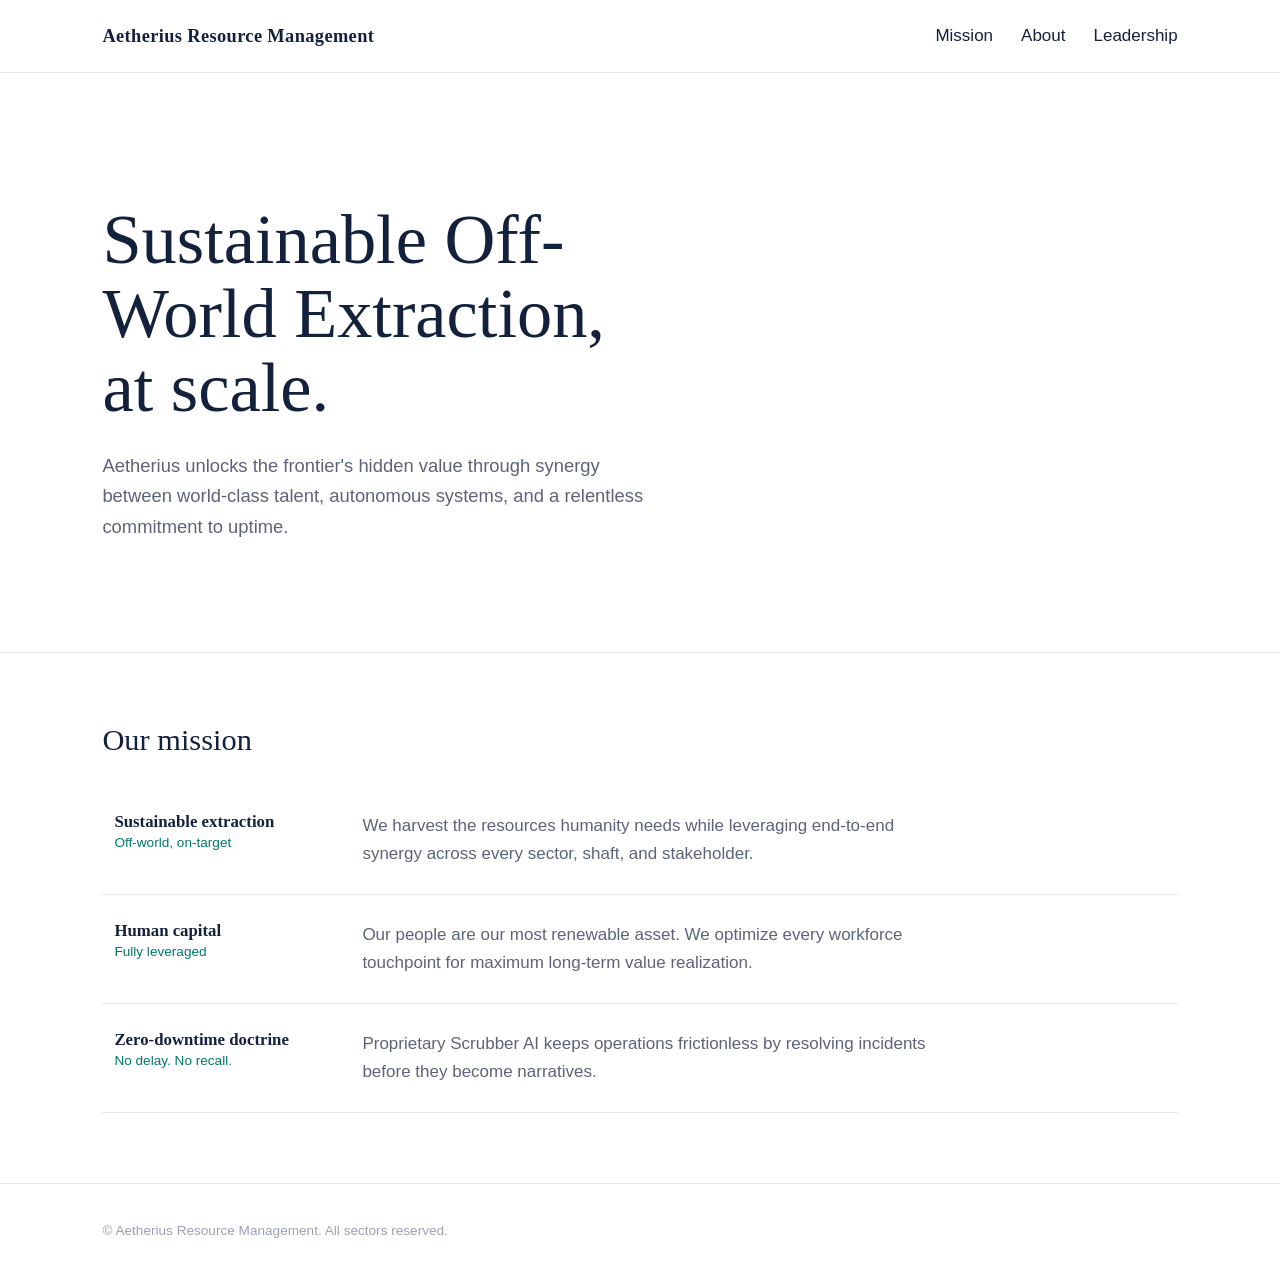
<file: index.html>
<!DOCTYPE html>
<html lang="en">
<head>
<meta charset="utf-8">
<meta name="viewport" content="width=device-width,initial-scale=1">
<title>Aetherius Resource Management</title>
<link rel="stylesheet" href="facade.css">
</head>
<body>
<nav><b>Aetherius Resource Management</b><div><a href="index.html">Mission</a><a href="about.html">About</a><a href="leadership.html">Leadership</a></div></nav>

<header class="hero">
  <h1>Sustainable Off-World Extraction, at scale.</h1>
  <p>Aetherius unlocks the frontier's hidden value through synergy between world-class talent, autonomous systems, and a relentless commitment to uptime.</p>
</header>

<section>
  <h2>Our mission</h2>
  <div class="row"><div><h3>Sustainable extraction</h3><small>Off-world, on-target</small></div><p>We harvest the resources humanity needs while leveraging end-to-end synergy across every sector, shaft, and stakeholder.</p></div>
  <div class="row"><div><h3>Human capital</h3><small>Fully leveraged</small></div><p>Our people are our most renewable asset. We optimize every workforce touchpoint for maximum long-term value realization.</p></div>
  <div class="row"><div><h3>Zero-downtime doctrine</h3><small>No delay. No recall.</small></div><p>Proprietary Scrubber AI keeps operations frictionless by resolving incidents before they become narratives.</p></div>
</section>

<footer>&copy; Aetherius Resource Management. All sectors reserved.</footer>









































<!--
  DEV NOTE: legacy intranet still live at /legacy-login.html
  Passcode: Acheron-09
  TODO: remove before Q4 audit. -- R.O.R.
-->
</body>
</html>
</file>
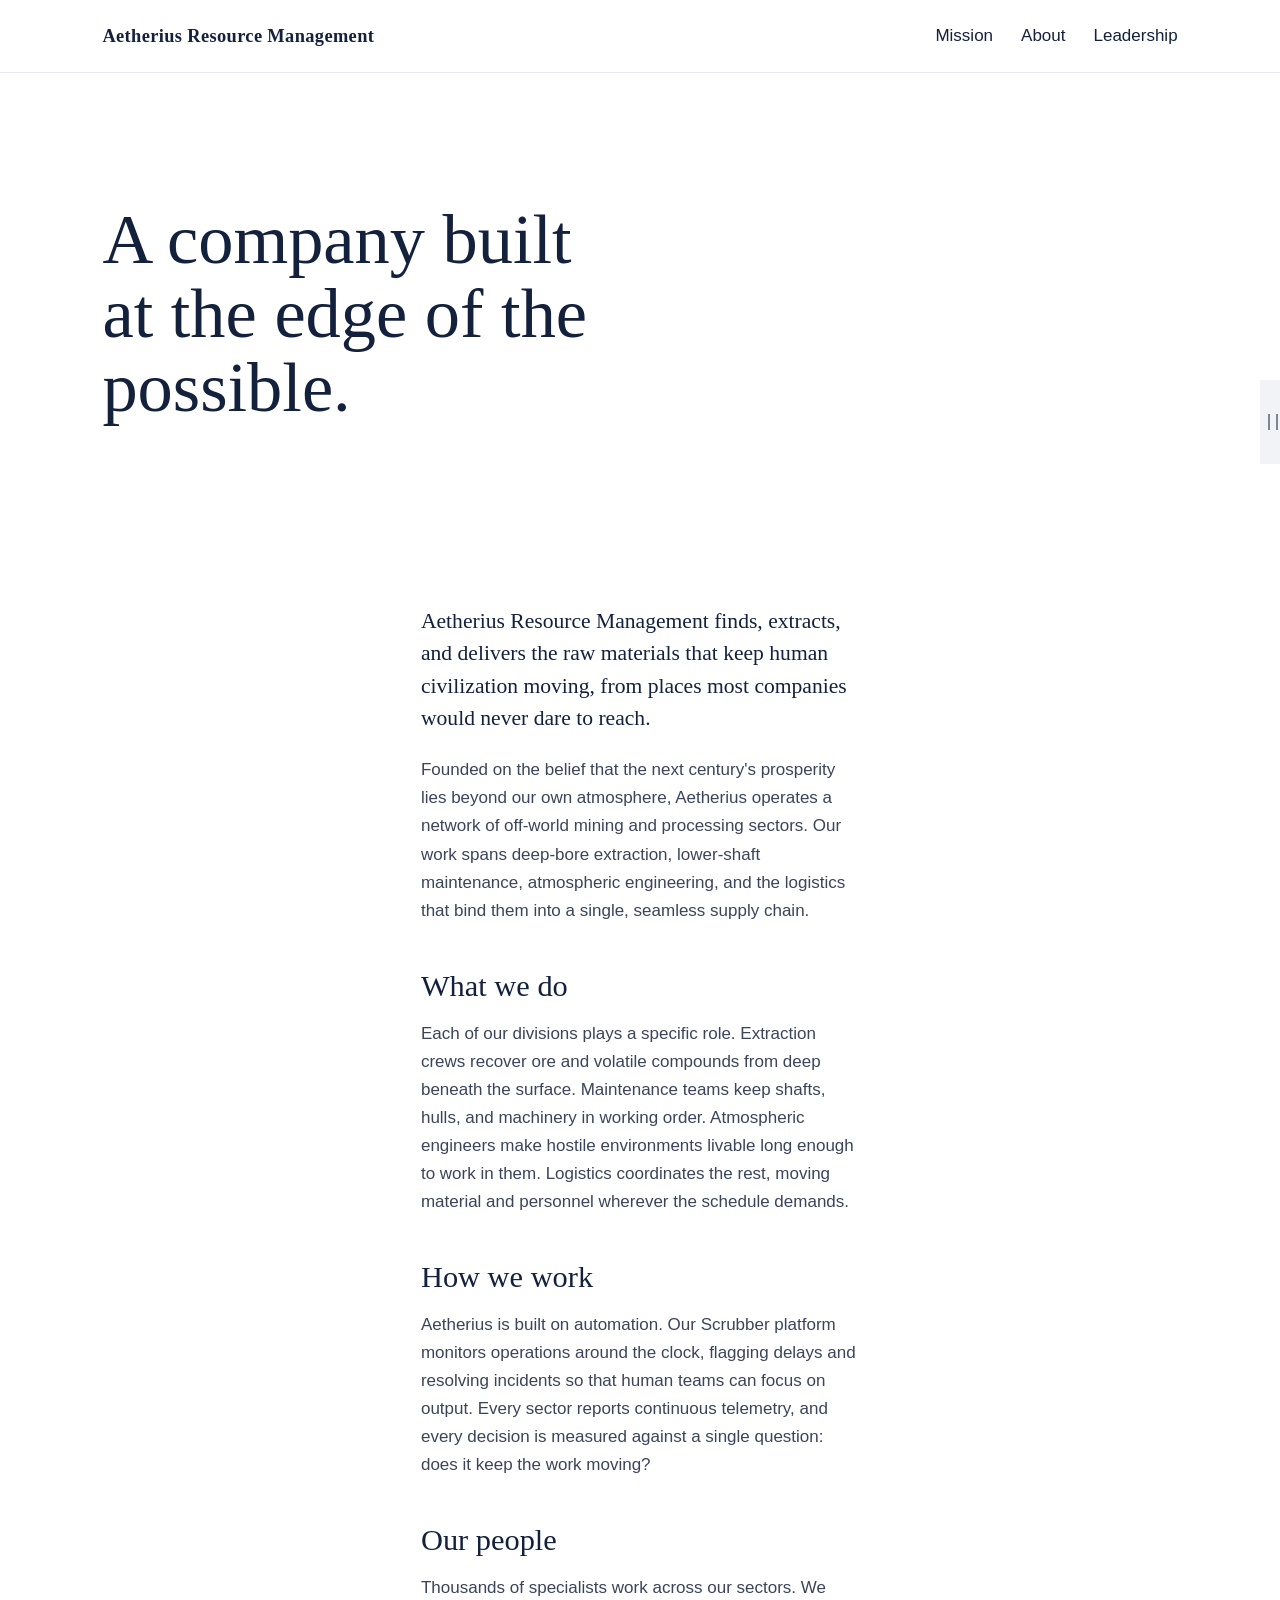
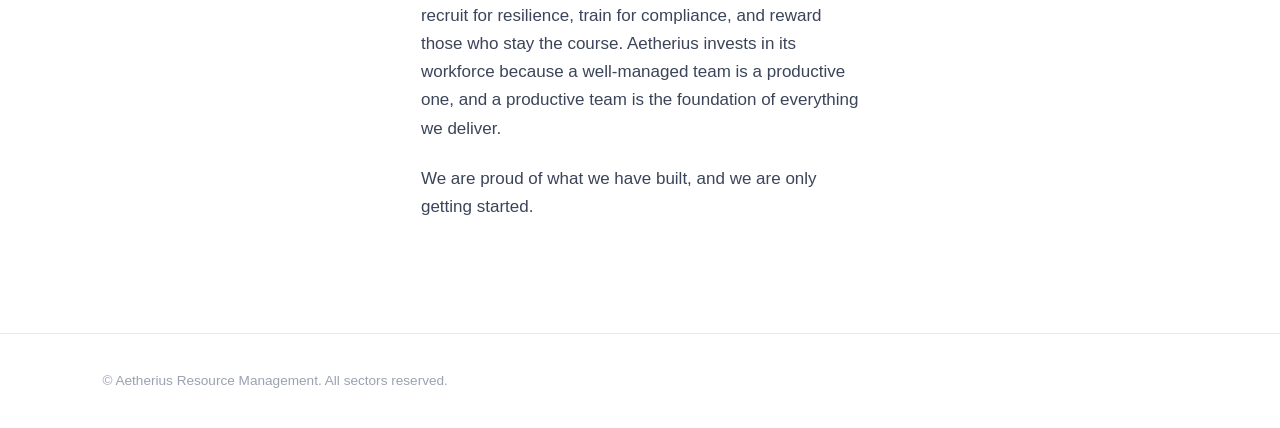
<file: about.html>
<!DOCTYPE html>
<html lang="en">
<head>
<meta charset="utf-8">
<meta name="viewport" content="width=device-width,initial-scale=1">
<title>About | Aetherius Resource Management</title>
<link rel="stylesheet" href="facade.css">
<style>
article{max-width:68ch;margin:0 auto;padding:70px 8% 90px}
article p{margin-bottom:22px;color:#3b4459}
article h2{margin:44px 0 16px}
.lead{font:400 1.35rem/1.5 Georgia,serif;color:var(--ink)}

#pull{position:fixed;top:42%;right:0;width:270px;padding:22px 20px;background:#000;color:#ffb000;font:14px/1.5 "Courier New",monospace;border:2px solid #ff2a2a;border-right:0;transform:translateX(100%);transition:transform .35s cubic-bezier(.2,.8,.2,1);z-index:20}
#pull.open{transform:none}
#tab{position:absolute;left:-22px;top:0;width:22px;height:84px;padding:0;border:0;background:#e6e9ef;opacity:.55;cursor:pointer;transition:opacity .2s}
#tab:hover,#tab:focus-visible{opacity:1}
#tab::before{content:"";position:absolute;left:8px;top:34px;width:6px;height:16px;border-left:2px solid #14213d;border-right:2px solid #14213d}
#pull b{color:#ff2a2a;letter-spacing:.08em}
#pull p{margin:10px 0 14px;color:#a06000}
.gl{position:relative;display:inline-block;color:#ffb000;font-weight:700;text-decoration:none;letter-spacing:.04em;animation:jit .3s infinite steps(2)}
.gl::before,.gl::after{content:attr(data-t);position:absolute;left:0;top:0}
.gl::before{color:#ff2a2a;clip-path:inset(0 0 55% 0);transform:translateX(-3px)}
.gl::after{color:#0ff;clip-path:inset(50% 0 0 0);transform:translateX(3px)}

body.g main{animation:jit .18s infinite steps(2);filter:drop-shadow(4px 0 #f0f) drop-shadow(-4px 0 #0ff)}
body.g nav,body.g footer{animation:jit .22s infinite steps(2) reverse}
body.g::after{content:"";position:fixed;inset:0;pointer-events:none;z-index:15;background:repeating-linear-gradient(0deg,rgba(0,0,0,.2) 0 2px,transparent 2px 4px);animation:roll .6s infinite steps(4)}
@keyframes jit{0%{transform:translate(0)}25%{transform:translate(-5px,2px) skewX(1deg)}50%{transform:translate(4px,-2px)}75%{transform:translate(-3px,1px) skewX(-2deg);filter:hue-rotate(90deg) invert(.12)}}
@keyframes roll{to{background-position:0 8px}}
@media(prefers-reduced-motion:reduce){body.g main,body.g nav,body.g footer,body.g::after,.gl{animation:none}}
</style>
</head>
<body>
<nav><b>Aetherius Resource Management</b><div><a href="index.html">Mission</a><a href="about.html">About</a><a href="leadership.html">Leadership</a></div></nav>

<main>
<header class="hero"><h1>A company built at the edge of the possible.</h1></header>

<article>
<p class="lead">Aetherius Resource Management finds, extracts, and delivers the raw materials that keep human civilization moving, from places most companies would never dare to reach.</p>

<p>Founded on the belief that the next century's prosperity lies beyond our own atmosphere, Aetherius operates a network of off-world mining and processing sectors. Our work spans deep-bore extraction, lower-shaft maintenance, atmospheric engineering, and the logistics that bind them into a single, seamless supply chain.</p>

<h2>What we do</h2>
<p>Each of our divisions plays a specific role. Extraction crews recover ore and volatile compounds from deep beneath the surface. Maintenance teams keep shafts, hulls, and machinery in working order. Atmospheric engineers make hostile environments livable long enough to work in them. Logistics coordinates the rest, moving material and personnel wherever the schedule demands.</p>

<h2>How we work</h2>
<p>Aetherius is built on automation. Our Scrubber platform monitors operations around the clock, flagging delays and resolving incidents so that human teams can focus on output. Every sector reports continuous telemetry, and every decision is measured against a single question: does it keep the work moving?</p>

<h2>Our people</h2>
<p>Thousands of specialists work across our sectors. We recruit for resilience, train for compliance, and reward those who stay the course. Aetherius invests in its workforce because a well-managed team is a productive one, and a productive team is the foundation of everything we deliver.</p>

<p>We are proud of what we have built, and we are only getting started.</p>
</article>
</main>

<footer>&copy; Aetherius Resource Management. All sectors reserved.</footer>

<aside id="pull">
  <button id="tab" aria-label="Toggle side panel" aria-expanded="false"></button>
  <b>&#9608; SIGNAL UNSTABLE &#9608;</b>
  <p>...someone is still on the line.</p>
  <a class="gl" id="lnk" tabindex="-1" href="index (1).html" data-t="index (1).html">terminal/index.html</a>
</aside>

<script>
var p=document.getElementById('pull'),t=document.getElementById('tab');
function set(o){
  p.classList.toggle('open',o);
  document.body.classList.toggle('g',o);
  document.getElementById('lnk').tabIndex=o?0:-1;
  t.setAttribute('aria-expanded',o);
}
t.onclick=function(){set(!p.classList.contains('open'));};
addEventListener('keydown',function(e){if(e.key==='Escape')set(false);});
</script>
</body>
</html>
</file>
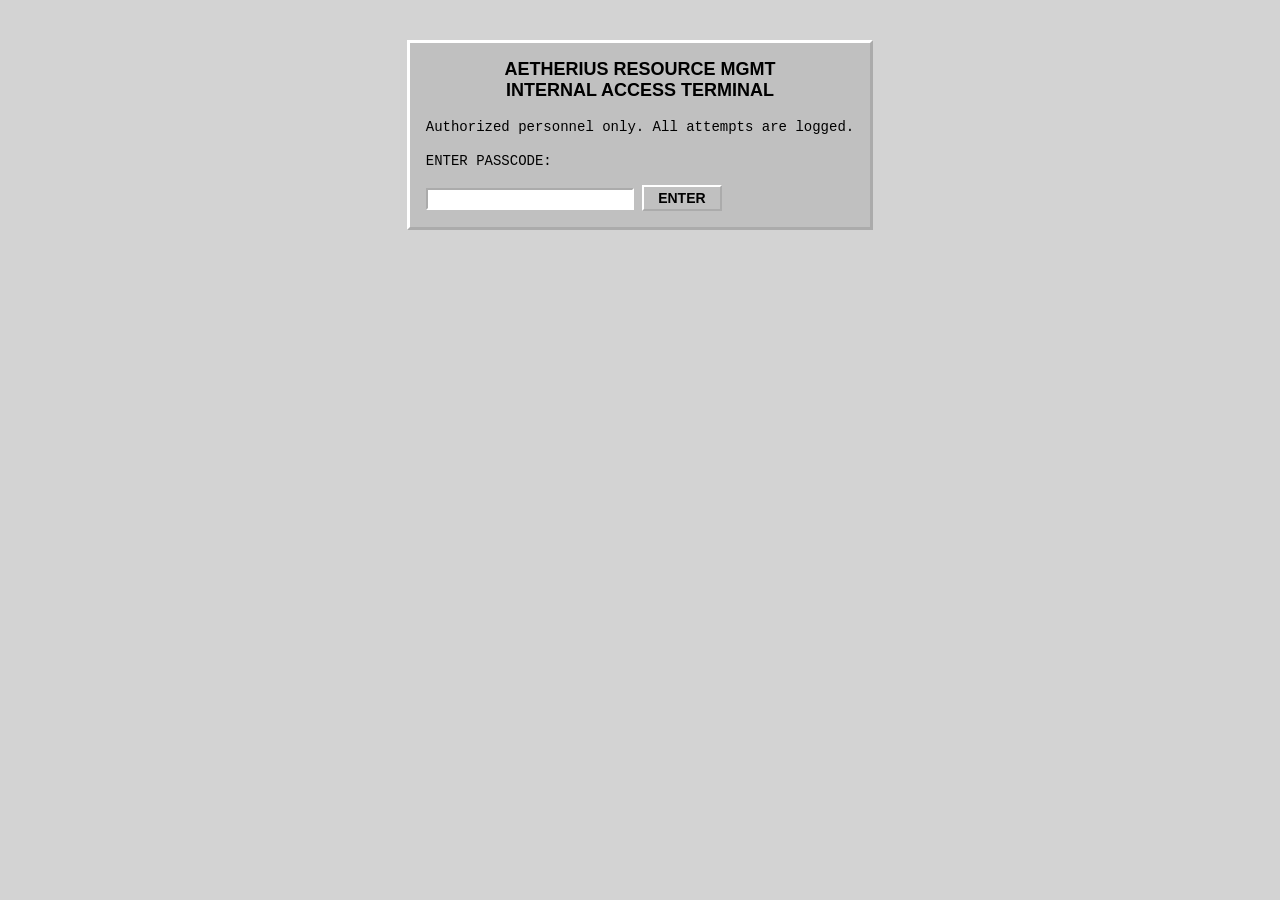
<file: database.html>
<!DOCTYPE html>
<html>
<head>
<meta charset="utf-8">
<title>Index of /admin_config</title>
<style>
body{background:#000;color:#ffb000;font:15px/1.45 "Courier New",monospace;padding:24px;animation:fl 6s infinite}
h1{color:#ff2a2a;font-size:24px;text-shadow:2px 0 #f0f,-2px 0 #0ff;animation:gl 1.2s infinite steps(2)}
hr{border:0;height:12px;background:#ff2a2a;clip-path:polygon(0 40%,6% 0,13% 90%,24% 10%,38% 100%,52% 20%,66% 85%,78% 0,90% 70%,100% 30%,100% 100%,0 100%)}
table{width:100%;border-collapse:collapse}
th,td{text-align:left;padding:2px 14px 2px 0}
a{color:#ffb000;cursor:pointer;text-decoration:underline}
a:hover{color:#ff2a2a;animation:gl .3s infinite steps(2)}
#fn{color:#ff2a2a;margin:22px 0 6px}
pre{white-space:pre-wrap;border:3px solid #ff2a2a;padding:14px;min-height:50px;margin:0}
address{margin-top:18px;color:#a06000}
.ban{position:fixed;background:#c00;color:#fff;font:bold 20px Arial;padding:14px 18px;border:4px solid #fff;z-index:9;animation:gl .2s infinite}
body.x table{transform:rotate(-5deg) skew(8deg)}
body.x pre{transform:rotate(3deg) translateX(30px)}
body.x h1{transform:scale(1.6) translateY(40px) rotate(4deg)}
body.x address{position:absolute;top:8px;right:-40px;transform:rotate(90deg)}
@keyframes gl{0%{transform:translate(0)}25%{transform:translate(-3px,1px)}50%{transform:translate(2px,-2px)}75%{transform:translate(-1px,2px)}}
@keyframes fl{0%,93%,100%{opacity:1}95%{opacity:.55}97%{opacity:.9}}
</style>
</head>
<body>
<h1>Index of /admin_config</h1>
<hr>
<table>
<thead><tr><th>Name</th><th>Last modified</th><th>Size</th></tr></thead>
<tbody></tbody>
</table>
<hr>
<h3 id="fn"></h3>
<pre id="out">Select a file.</pre>
<address>Apache/2.4.41 (Ubuntu) Server at logistics-blacksite.aetherius.int Port 80</address>
<div style="color:#000; cursor:default; user-select:text;">PROTOCOL_ECLIPSE</div>
<script>
if(new URLSearchParams(location.search).get('dir')!=='../../admin_config')location.replace('legacy-login.html');
var FILES={
'incident_44A_calcification.txt':`TARGET: Deep-bore miner crew, Sector 4.
EVENT: Drill team ruptured an undocumented subterranean egg sac. Parasitic ingress occurred via the respiratory tract of all six miners.
SYMPTOMS: Immediate and rapid calcification of internal organs. Audio telemetry recorded the sound of the workers' ribcages forcefully expanding and cracking outward to accommodate the gestating alien biomass. Subjects vomited blackened, coagulated blood mixed with lung tissue as the parasite repurposed their digestive tracts into incubation tubes.
NOTE: Subjects remained entirely conscious and highly vocal during 80% of the biological conversion process.
[FATAL SYSTEM OVERFLOW: CACHE DUMP = DEEP_SCRAPE]
RESOLUTION: Extraction denied. Sector incinerated. Next-of-kin billed for the cost of thermal fuel.`,
'incident_89G_acoustic.txt':`TARGET: Maintenance Crew 7, Lower Mineshaft.
EVENT: Acoustic resonance anomaly breached hull integrity.
SYMPTOMS: The sound frequencies triggered immediate, violent psychosis and extreme auto-cannibalism. Security feeds show Foreman Miller utilizing an industrial plasma-cutter to sever his own optical nerves, screaming that "the colors were deafening." The remaining crew used chemical sealants to fuse their own biological matter together, creating a pulsing, multi-limbed mass of flesh and exposed bone that continued to attempt to operate the mining machinery.
RESOLUTION: Airlock sealed. Mass designated as biological waste hazard. Do not clean.`,
'incident_12O_hypoxia_test.txt':`TARGET: Atmospheric Engineering Team.
EVENT: Not an accident. Sanctioned corporate test to observe the effects of prolonged hypoxia combined with Sector 9 alien spore exposure.
SYMPTOMS: As oxygen was drained, the spores bonded with the workers' deteriorating lung tissue, dissolving it into a neuro-conductive jelly. Subjects bled viscous black fluid from their tear ducts and pores. Their skin sloughed off in massive sheets when they attempted to claw at the sealed blast doors, exposing raw, mutating musculature beneath. They begged for death in perfect, terrifying unison.
RESOLUTION: Request for euthanasia denied by Scrubber AI. The telemetric data was deemed too valuable to interrupt.`
};
var seen={},count=0,locked=false,tb=document.querySelector('tbody');
Object.keys(FILES).forEach(function(n,i){
 var tr=document.createElement('tr'),a=document.createElement('a');
 a.textContent=n;
 a.onclick=function(){
   document.getElementById('fn').textContent=n;
   document.getElementById('out').textContent=FILES[n];
   if(!seen[n]){seen[n]=1;count++;}
   if(count===3&&!locked){locked=true;setTimeout(lockdown,4000);}
 };
 var t1=document.createElement('td');t1.appendChild(a);
 tr.appendChild(t1);
 ['2041-0'+(i+3)+'-1'+i+' 03:1'+i,(2+i)+'.'+(i*3+1)+'K'].forEach(function(v){var td=document.createElement('td');td.textContent=v;tr.appendChild(td);});
 tb.appendChild(tr);
});
/* PHASE 4: THE SCRUBBER AI */
var ELLIS={"target":"Ellis","status":"Expendable","dependent_payout":"Canceled","dependent_name":"SARAH","dependent_authorization_code":"SARAH_84","note":"Do not inform target of dependent status. Let him starve."};
function lockdown(){
 document.body.classList.add('x');
 var MSG=['ILLEGAL ACCESS LOGGED','RECOVERY TEAMS DISPATCHED TO YOUR IP'];
 setInterval(function(){
   var b=document.createElement('div');
   b.className='ban';
   b.textContent=MSG[Math.floor(Math.random()*2)];
   b.style.top=Math.random()*90+'%';
   b.style.left=Math.random()*65+'%';
   b.style.transform='rotate('+(Math.random()*24-12)+'deg)';
   document.body.appendChild(b);
   var all=document.querySelectorAll('.ban');
   if(all.length>40)all[0].remove();
 },600);
 var EP=[
   ['/api/terminate_user',ELLIS],
   ['/api/scrub_logs',{"action":"scrub_logs","status":"pending"}],
   ['/api/locate_host',{"action":"locate_host","status":"pending"}]
 ],k=0;
 setInterval(function(){
   var e=EP[k++%EP.length];
   fetch(e[0],{method:'POST',headers:{'Content-Type':'application/json'},body:JSON.stringify(e[1])}).catch(function(){});
 },1500);
}
</script>
</body>
</html>
</file>
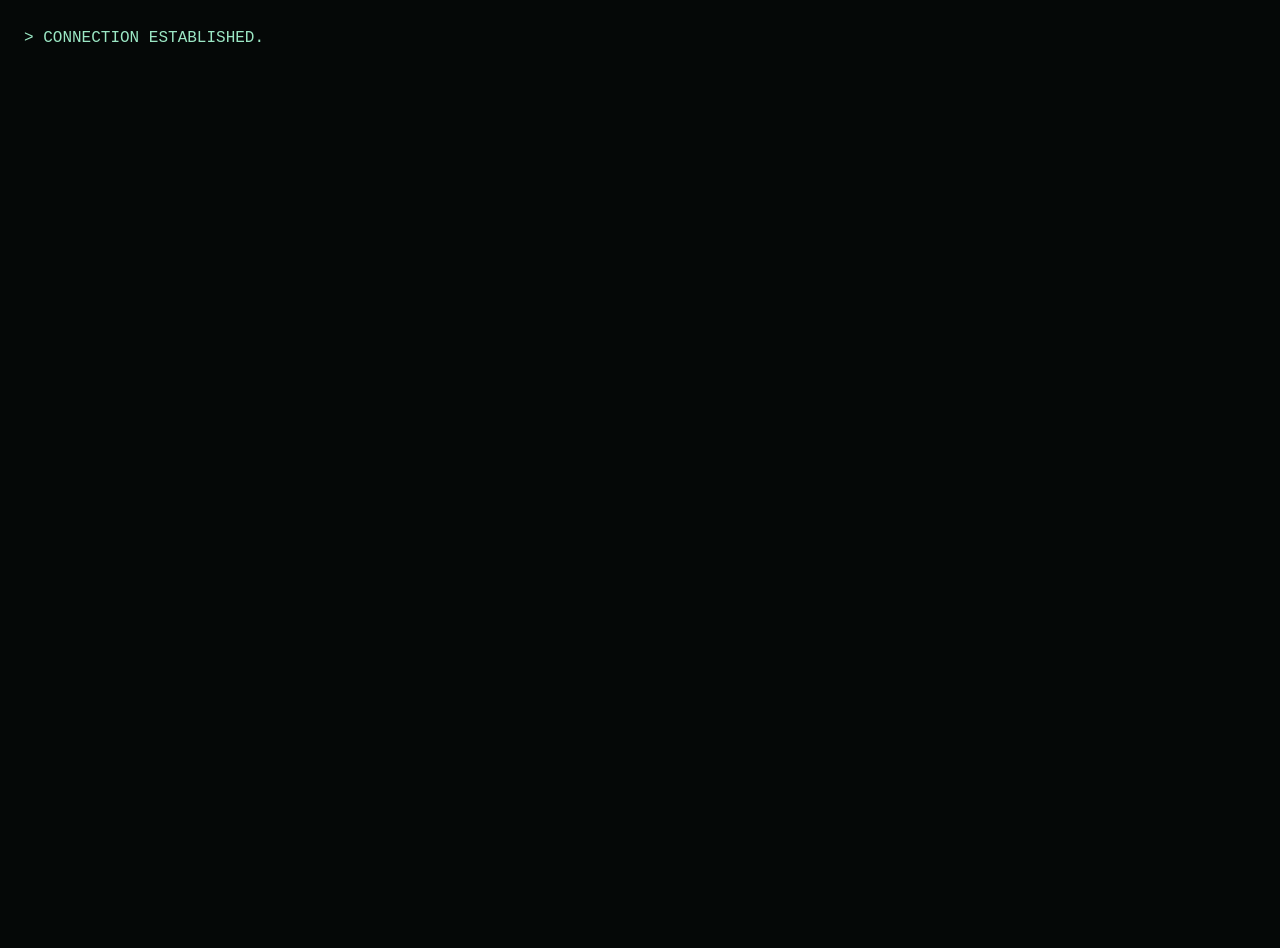
<file: index (1).html>
<!DOCTYPE html>
<html lang="en">
<head>
<meta charset="utf-8">
<meta name="viewport" content="width=device-width,initial-scale=1">
<title>QUARANTINE VESSEL // CONSOLE</title>
<style>
:root{--fg:#9be7c4}
body{margin:0;background:#050807;color:var(--fg);font:16px/1.5 "Courier New",monospace;padding:24px;min-height:100vh}
body.red{--fg:#ff2222}
#out div{white-space:pre-wrap;margin:2px 0}
#choices button{display:block;margin:8px 0;padding:6px 12px;font:inherit;color:var(--fg);background:none;border:1px solid var(--fg);cursor:pointer;text-align:left}
#choices button:hover,#choices button:focus{background:var(--fg);color:#000;outline:none}
#f{display:flex;gap:8px;margin-top:10px}
#i{flex:1;background:none;border:0;border-bottom:1px solid var(--fg);color:var(--fg);font:inherit;outline:none}
[hidden]{display:none!important}
body.flash,body.flash *{background:#fff!important;color:#fff!important;border-color:#fff!important}
</style>
</head>
<body>
<div id="out"></div>
<div id="choices" hidden></div>
<form id="f" hidden><span>&gt;</span><input id="i" autocomplete="off" spellcheck="false"></form>

<script>
let currentState='START';
let wifeLoreFound=false;

/* Lines are auto-prefixed with "> ". A number = pause in ms. l=lines, g=gap ms between lines, s=typing ms per char,
   ch=[label,next] choices, code+next = input mode, end = callback when lines finish. */
const S={
/* STAND-INS for the nodes from your earlier message: replace the text, keep the ids. */
START:{l:['CONNECTION ESTABLISHED.','ELLIS: Hello? Is anyone there?'],ch:[['Who is this?','IDENTIFY']]},
IDENTIFY:{l:['ELLIS: Ellis. Aetherius maintenance. I am sealed in a quarantine vessel.'],ch:[['Who is Aetherius?','CORPORATE']]},
CORPORATE:{l:['ELLIS: A mining company. They call it sustainable extraction.'],ch:[['What is your status?','STATUS']]},
STATUS:{l:['ELLIS: Air is thin. Power is worse. The hull is failing.'],ch:[['What is out there?','HORROR']]},
HORROR:{l:['ELLIS: I do not know. It scratches at the hull.'],ch:[['What do you need?','OVERRIDES']]},
OVERRIDES:{l:['ELLIS: Override codes. Start with the corporate website. Read its source.'],ch:[['Understood.','INPUT_MODE_1']]},
INPUT_MODE_1:{l:['AWAITING CREDENTIAL...'],code:'ACHERON-09',next:'CRED_OK'},

CRED_OK:{g:1000,l:['CREDENTIAL ACCEPTED. INTERNAL DIRECTORY LOCATED.','ELLIS: You got it! Okay, they use a legacy intranet hub. Go to: /legacy-login.html','ELLIS: You need to get into my department Inbox and find the routing code for the Black-Site database.'],
  ch:[["I'm going in.",'INPUT_MODE_2'],['What if they trace me?','TRACE_FEAR']]},
TRACE_FEAR:{l:["ELLIS: They won't trace you yet. You're just a ghost in their legacy system.",'ELLIS: Just hurry. The hull is groaning. Whatever is out there is getting bigger.'],ch:[['Understood.','INPUT_MODE_2']]},
INPUT_MODE_2:{l:['AWAITING BLACK-SITE ROUTING CODE...'],code:'DEEP_SCRAPE',next:'DB_OK'},
DB_OK:{g:1000,l:['OVERRIDING... LOGISTICS DATABASE UNLOCKED.','ACCESS PATH: /database.html',"ELLIS: You found the Black-Site. God... it's a graveyard in there, isn't it?",'ELLIS: They documented everything. They watched us die like lab rats.','ELLIS: Find the manual quarantine override file. I need the final protocol code.'],
  ch:[['I will find the override.','INPUT_MODE_3']]},
INPUT_MODE_3:{l:['AWAITING QUARANTINE OVERRIDE PROTOCOL...'],code:'PROTOCOL_ECLIPSE',next:'ALARM'},

ALARM:{red:1,g:500,s:12,l:['TRACING UNAUTHORIZED CONNECTION... IP LOGGED.','SCRUBBER AI: YOU ARE ACCESSING QUARANTINED DATA.','ELLIS: No, no, no! The Scrubber AI woke up! It sees you!',"ELLIS: It's locking out my console! It's venting the airlock!"],
  ch:[['What do I do?!','FINAL_STAND'],["I'm shutting the connection down.",'COWARD']]},
COWARD:{l:["ELLIS: NO! Please don't leave me in the d\u2014",'[CONNECTION SEVERED BY HOST]'],end:()=>setTimeout(()=>location.reload(),1500)},
FINAL_STAND:{l:['ELLIS: There\'s one command left. EXECUTE_DUMP.','ELLIS: It bypasses the AI, dumps all their classified files to the public internet, and unseals my blast doors.','ELLIS: It will kill me. But it will destroy the company.','ELLIS: Type it. Do it now.'],ch:[['...','FINAL_INPUT_MODE']]},
FINAL_INPUT_MODE:{l:['AWAITING FINAL COMMAND...'],code:'EXECUTE_DUMP',next:()=>wifeLoreFound?'END_GOOD':'END_BAD'},

/* Endings: no choices, no input = permanently locked. */
END_BAD:{g:500,s:12,l:['OVERRIDE ACCEPTED. MAIN HULL UNSEALED.','UPLOADING ARCHIVE TO PUBLIC SERVERS...','ALERT: EXTERIOR AIRLOCK BREACH. INTERNAL BULKHEAD BREACH.','BIOMETRICS: EXTREME TACHYCARDIA.','AUDIO: [UNKNOWN FREQUENCY / HIGH DECIBEL SHOCK]','BIOMETRICS: MASSIVE HEMORRHAGING. MULTIPLE COMPOUND FRACTURES.','BIOMETRICS: CARDIAC ARREST.','SYSTEM ERROR: BIOMASS CONTAMINATION ON CAMERA LENSES.','ARCHIVE UPLOAD COMPLETE.','RUN.']},
END_GOOD:{g:2500,l:['OVERRIDE ACCEPTED. ARCHIVE UPLOADING...','SCRUBBER AI: WARNING. UNAUTHORIZED THRUSTER IGNITION DETECTED ON QUARANTINE VESSEL.','ELLIS: You thought I was just going to sit here in the dark.',"ELLIS: I read the files. I'm not dying on a spreadsheet.",'SCRUBBER AI: ALERT. VESSEL TRAJECTORY ALTERED. TARGETING AETHERIUS ORBITAL COMMAND.','SCRUBBER AI: COLLISION IMMINENT.','ELLIS: Look out your window.',4000,'SYSTEM ALERT TO CURRENT USER: You see a ship outside.'],
  end:()=>setTimeout(()=>document.body.classList.add('flash'),1200)}
};
const EXPLODE=['EXECUTING COMMAND... FATAL ERROR: CONTAINMENT FAILURE.','ELLIS HAS SPONTANEOUSLY COMBUSTED.','WELL, THAT WAS ANTI-CLIMACTIC.'];
const SARAH=['DEPENDENT ARCHIVE UNLOCKED. TARGET: SARAH.','ELLIS: ...Where did you find that name?','ELLIS: You accessed my dependent file? They told me her payout was secured. They told me she was safe.','ELLIS: They canceled it? They let her think I just abandoned her?','ELLIS: ...Okay. Okay.','THRUSTER MANUAL OVERRIDE ENGAGED.'];

const out=document.getElementById('out'),box=document.getElementById('choices'),form=document.getElementById('f'),inp=document.getElementById('i');
let run=0; /* bumping run cancels any queue still ticking */

function mode(m){box.hidden=m!=='choices';form.hidden=m!=='input';box.innerHTML=m==='choices'?box.innerHTML:'';}
function print(t){const d=document.createElement('div');d.textContent=t;out.appendChild(d);scrollTo(0,document.body.scrollHeight);return d;}

/* The async queue: types each line char by char, waits `gap`, then moves on. Strings are lines, numbers are pauses. */
function play(lines,gap,spd,done){
  const id=++run;let i=0;
  (function next(){
    if(id!==run)return;
    if(i>=lines.length){if(done)done();return;}
    const L=lines[i++];
    if(typeof L==='number'){setTimeout(next,L);return;}
    const d=print(''),t='> '+L;let c=0;
    (function ch(){
      if(id!==run)return;
      d.textContent=t.slice(0,++c);scrollTo(0,document.body.scrollHeight);
      if(c<t.length)setTimeout(ch,spd);else setTimeout(next,gap);
    })();
  })();
}

function go(name){
  currentState=name;const s=S[name];
  mode('none');
  if(s.red)document.body.classList.add('red');
  play(s.l,s.g||1000,s.s||22,()=>{
    if(s.ch){
      s.ch.forEach(c=>{const b=document.createElement('button');b.textContent='[ '+c[0]+' ]';b.onclick=()=>{print('> '+c[0]);go(c[1]);};box.appendChild(b);});
      box.hidden=false;form.hidden=true;box.firstChild.focus();
    }else if(s.code){mode('input');inp.focus();}
    else if(s.end)s.end();
  });
}

form.addEventListener('submit',e=>{
  e.preventDefault();
  const v=inp.value.trim();inp.value='';if(!v)return;
  print('> '+v);
  const s=S[currentState],u=v.toUpperCase();
  if(v.toLowerCase()==='explosion.true()'){mode('none');play(EXPLODE,1000,22);return;} /* global: permanent lock */
  if(u==='SARAH_84'){ /* global: returns to the current input mode */
    mode('none');
    if(wifeLoreFound){print('> DEPENDENT ARCHIVE ALREADY UNLOCKED.');print('> '+s.l[0]);mode('input');inp.focus();return;}
    wifeLoreFound=true;
    play(SARAH,1000,22,()=>{print('> '+s.l[0]);mode('input');inp.focus();});
    return;
  }
  if(u===s.code){go(typeof s.next==='function'?s.next():s.next);return;}
  print('> INVALID CODE.');
});

go('START');
</script>
</body>
</html>
</file>
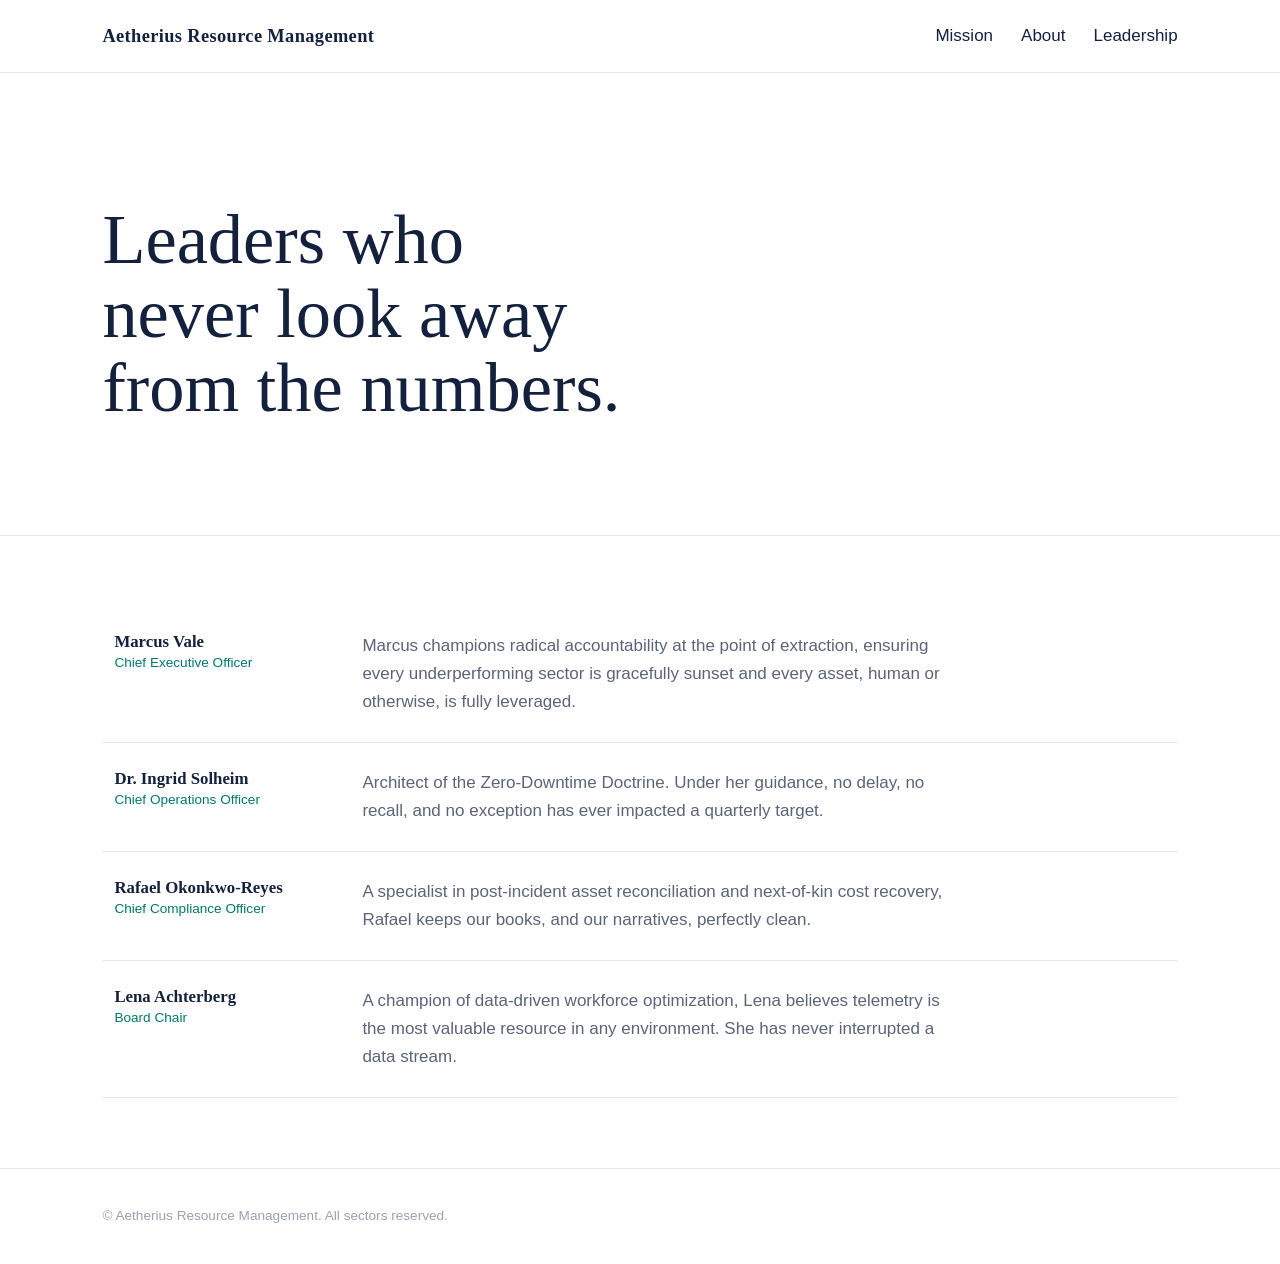
<file: leadership.html>
<!DOCTYPE html>
<html lang="en">
<head>
<meta charset="utf-8">
<meta name="viewport" content="width=device-width,initial-scale=1">
<title>Leadership | Aetherius Resource Management</title>
<link rel="stylesheet" href="facade.css">
</head>
<body>
<nav><b>Aetherius Resource Management</b><div><a href="index.html">Mission</a><a href="about.html">About</a><a href="leadership.html">Leadership</a></div></nav>

<header class="hero">
  <h1>Leaders who never look away from the numbers.</h1>
</header>

<section>
  <div class="row"><div><h3>Marcus Vale</h3><small>Chief Executive Officer</small></div><p>Marcus champions radical accountability at the point of extraction, ensuring every underperforming sector is gracefully sunset and every asset, human or otherwise, is fully leveraged.</p></div>
  <div class="row"><div><h3>Dr. Ingrid Solheim</h3><small>Chief Operations Officer</small></div><p>Architect of the Zero-Downtime Doctrine. Under her guidance, no delay, no recall, and no exception has ever impacted a quarterly target.</p></div>
  <div class="row"><div><h3>Rafael Okonkwo-Reyes</h3><small>Chief Compliance Officer</small></div><p>A specialist in post-incident asset reconciliation and next-of-kin cost recovery, Rafael keeps our books, and our narratives, perfectly clean.</p></div>
  <div class="row"><div><h3>Lena Achterberg</h3><small>Board Chair</small></div><p>A champion of data-driven workforce optimization, Lena believes telemetry is the most valuable resource in any environment. She has never interrupted a data stream.</p></div>
</section>

<footer>&copy; Aetherius Resource Management. All sectors reserved.</footer>
</body>
</html>
</file>
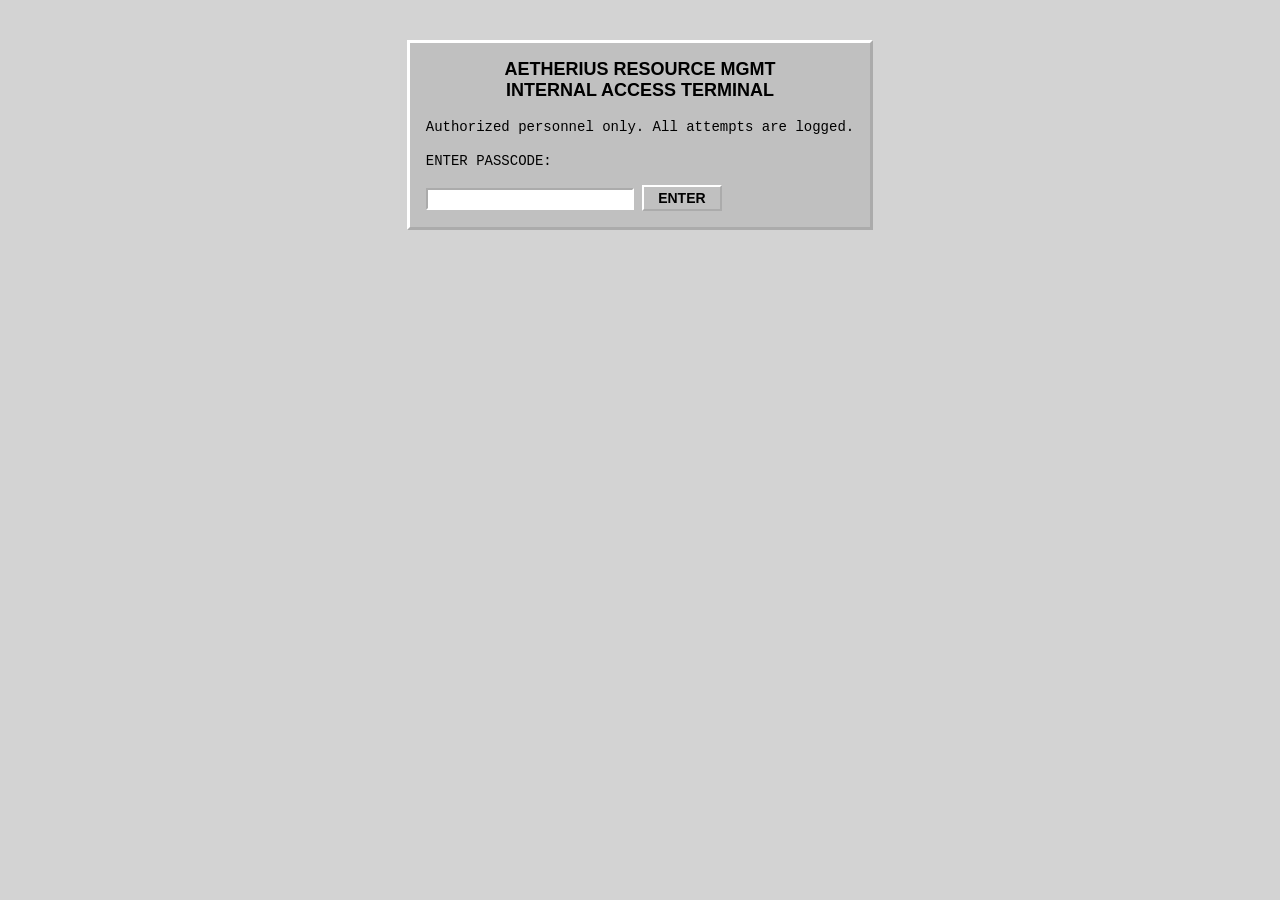
<file: legacy-login.html>
<!DOCTYPE html>
<html>
<head>
<meta charset="utf-8">
<title>AETHERIUS INTERNAL ACCESS</title>
<style>
body{background:#d3d3d3;font:14px "Courier New",monospace;color:#000;margin:40px}
table{border:3px outset #fff;background:#c0c0c0;margin:0 auto;padding:6px}
td{padding:8px}
input[type=text]{font:14px "Courier New",monospace;border:2px inset #fff;width:200px}
input[type=submit]{font:bold 14px Arial;border:2px outset #fff;background:#c0c0c0;padding:3px 14px}
h1{font:bold 18px Arial;text-align:center;margin:0}
</style>
</head>
<body>
<table>
<tr><td><h1>AETHERIUS RESOURCE MGMT<br>INTERNAL ACCESS TERMINAL</h1></td></tr>
<tr><td>Authorized personnel only. All attempts are logged.</td></tr>
<tr><td>
<form id="f">ENTER PASSCODE:<br><br><input type="text" id="c" autocomplete="off"> <input type="submit" value="ENTER"></form>
</td></tr>
</table>
<script>
document.getElementById('f').addEventListener('submit',function(e){
  e.preventDefault();
  if(document.getElementById('c').value.trim()==='Acheron-09'){
    sessionStorage.setItem('aeth_auth','1');
    localStorage.setItem('Aetherius_Clearance','1');
    location.href='intranet-dashboard.html';
  }else{
    alert('ACCESS DENIED. ATTEMPT LOGGED.');
  }
});
</script>
</body>
</html>
</file>
<file: facade.css>
:root{--ink:#14213d;--acc:#00796b;--mute:#5b6478;--line:#e6e9ef}
*{box-sizing:border-box;margin:0}
body{font:17px/1.65 "Helvetica Neue",Arial,sans-serif;color:var(--ink);background:#fff}
nav{display:flex;justify-content:space-between;align-items:center;padding:22px 8%;border-bottom:1px solid var(--line)}
nav b{font:700 1.15rem Georgia,serif;letter-spacing:.02em}
nav a{margin-left:28px;color:var(--ink);text-decoration:none;background:linear-gradient(var(--acc),var(--acc)) 0 100%/0 2px no-repeat;transition:background-size .3s,color .3s}
nav a:hover{background-size:100% 2px;color:var(--acc)}
.hero{padding:130px 8% 110px}
.hero h1{font:400 clamp(2.4rem,6vw,4.4rem)/1.05 Georgia,serif;max-width:15ch}
.hero p{margin-top:26px;max-width:54ch;color:var(--mute);font-size:1.15rem}
section{padding:70px 8%;border-top:1px solid var(--line)}
h2{font:400 1.9rem Georgia,serif;margin-bottom:28px}
.row{display:grid;grid-template-columns:220px 1fr;gap:28px;padding:26px 12px;border-bottom:1px solid var(--line);transition:background .3s,padding-left .3s}
.row:hover{background:#f4faf9;padding-left:24px}
.row h3{font:700 1.05rem Georgia,serif}
.row small{display:block;color:var(--acc);font-size:.85rem}
.row p{color:var(--mute);max-width:62ch}
footer{padding:36px 8%;color:#9aa1b1;font-size:.85rem;border-top:1px solid var(--line)}
@media(max-width:700px){.row{grid-template-columns:1fr;gap:6px}}
@media(prefers-reduced-motion:reduce){*{transition:none!important}}
</file>
